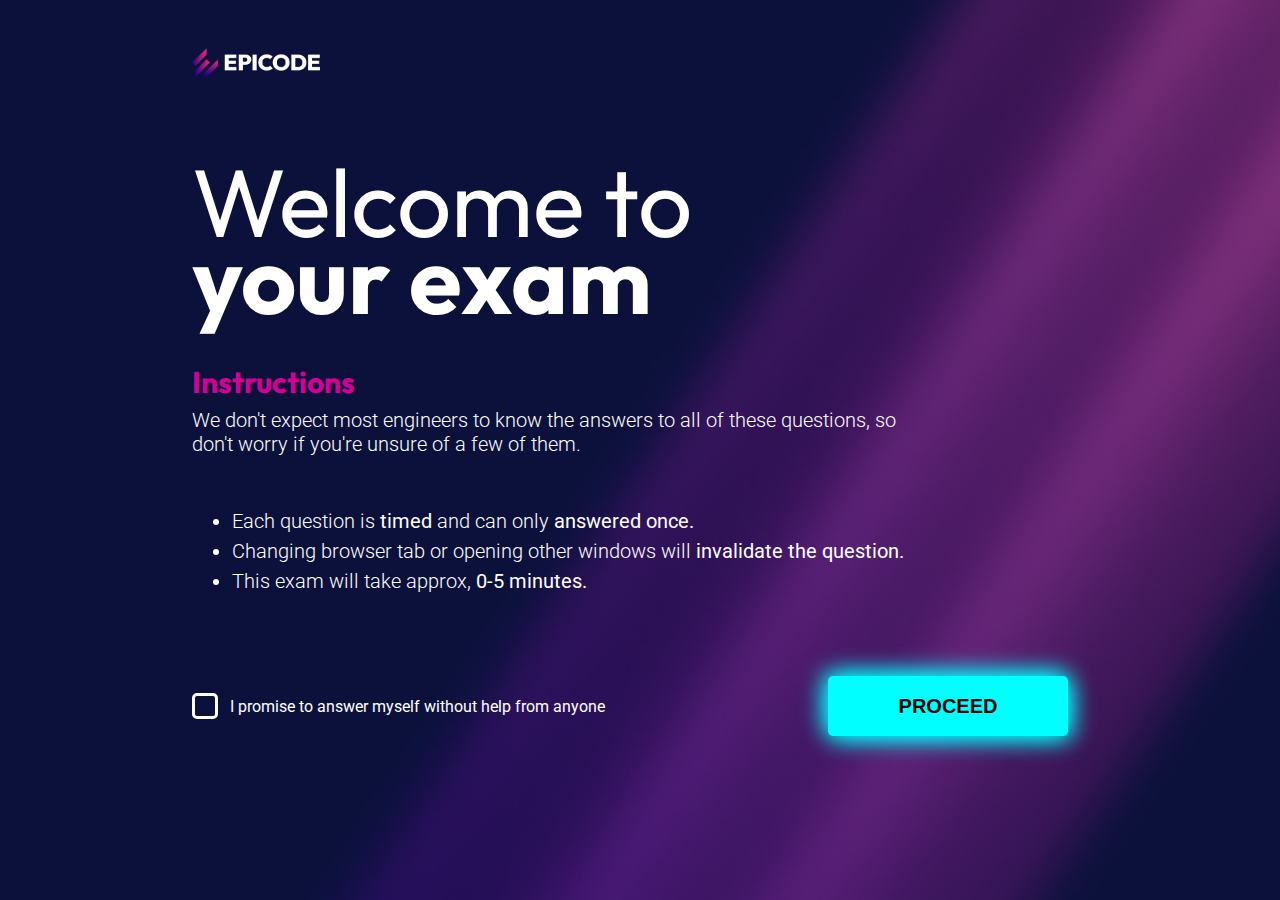
<file: index.html>
<!DOCTYPE html>
<html lang="en">

<head>
    <meta charset="UTF-8">
    <meta name="viewport" content="width=device-width, initial-scale=1.0">
    <title>Welcome</title>
    <link rel="preconnect" href="https://fonts.googleapis.com">
    <link rel="preconnect" href="https://fonts.gstatic.com" crossorigin>
    <link
        href="https://fonts.googleapis.com/css2?family=Outfit:wght@100..900&family=Roboto:ital,wght@0,100;0,300;0,400;0,500;0,700;0,900;1,100;1,300;1,400;1,500;1,700;1,900&display=swap"
        rel="stylesheet">
    <link rel="icon" href="Assets/Images/icon.jpg">
    <link rel="stylesheet" href="Assets/Css/style.css">
</head>

<body>

    <header id="logo">
        <img src="Assets/Images/epicode_logo.png" alt="Logo Epicode" />
    </header>

    <main>

        <div id="instructions">

            <h1 id="title">Welcome to <br> <b>your exam</b></h1>

            <h2 id="instructionsTitle">Instructions</h2>
            <p id="description">We don't expect most engineers to know the answers to all of these questions, so don't
                worry if you're unsure of a few of them.</p>

            <ul id="instructionList">
                <li>
                    Each question is <b>timed</b> and can only <b>answered once.</b>
                </li>
                <li>
                    Changing browser tab or opening other windows will <b>invalidate the question.</b>
                </li>
                <li>
                    This exam will take approx, <b>0-5 minutes.</b>
                </li>
            </ul>

        </div>

        <div id="proceed">

            <div id="check">

                <label class="check">
                    <input type="checkbox" id="proceedCheck" required>
                    <span class="checkmark"></span> &nbsp; &nbsp;
                    <b>I promise to answer myself without help from anyone</b>
                </label>

            </div>

            <div>
                <button type="button" id="proceedButton" class="btnBlue">PROCEED</button>
            </div>

        </div>

        <p id="errorProceded">Check this field for continue exame</p>

    </main>

    <footer class="footers">

    </footer>

    <script src="Assets/Js/script.js"></script>
</body>

</html>
</file>
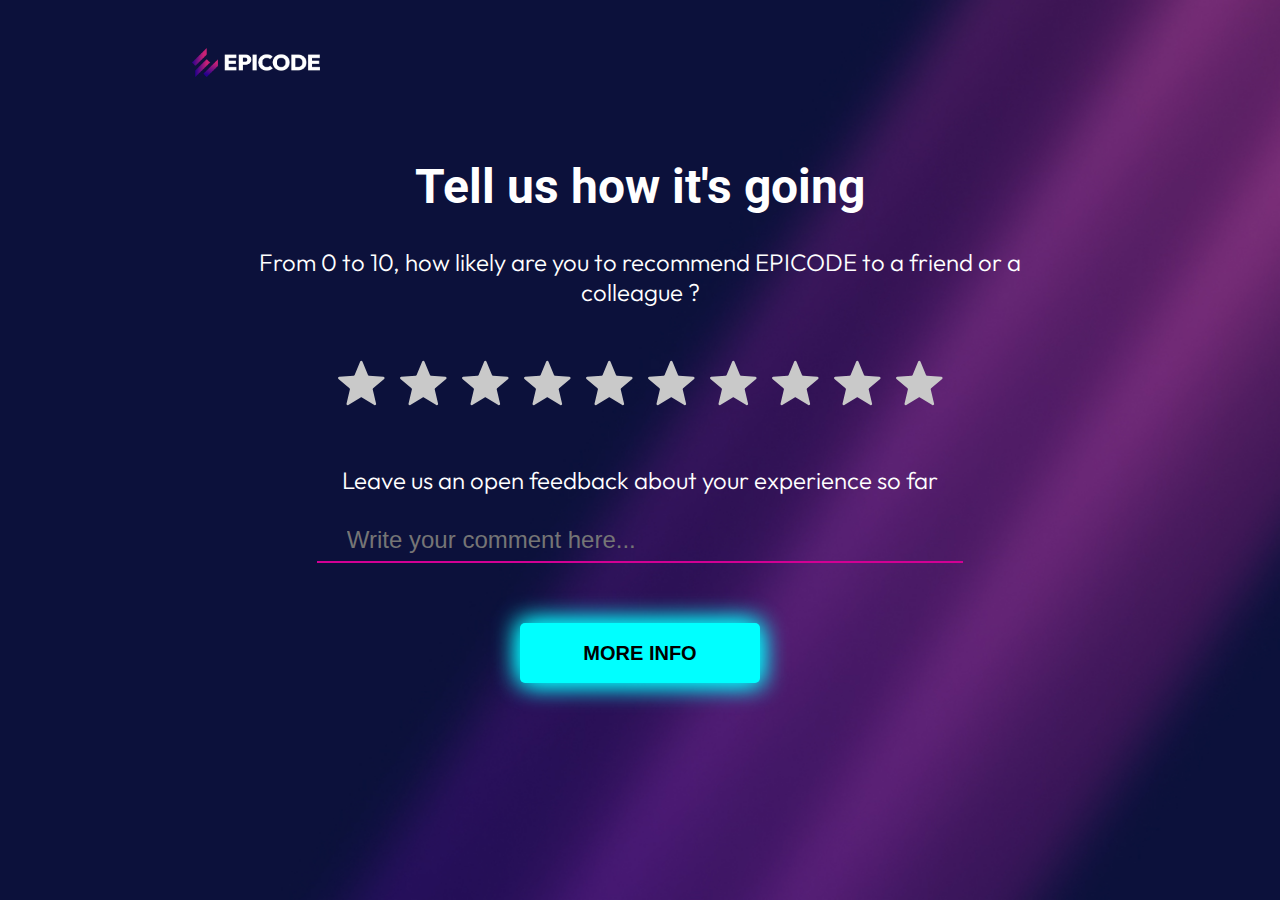
<file: feedback.html>
<!DOCTYPE html>
<html lang="en">

<head>
    <meta charset="UTF-8">
    <meta name="viewport" content="width=device-width, initial-scale=1.0">
    <title>Feedback</title>
    <link rel="preconnect" href="https://fonts.googleapis.com">
    <link rel="preconnect" href="https://fonts.gstatic.com" crossorigin>
    <link
        href="https://fonts.googleapis.com/css2?family=Outfit:wght@100..900&family=Roboto:ital,wght@0,100;0,300;0,400;0,500;0,700;0,900;1,100;1,300;1,400;1,500;1,700;1,900&display=swap"
        rel="stylesheet">
    <link rel="icon" href="Assets/Images/icon.jpg">
    <link rel="stylesheet" href="Assets/Css/style.css">
</head>

<body>

    <header id="logo">

        <img src="Assets/Images/epicode_logo.png" alt="Logo Epicode" />

    </header>

    <main id="feedback">

        <h1 id="feedbackTitle">Tell us how it's going</h1>

        <p>From 0 to 10, how likely are you to recommend EPICODE to a friend or a colleague ?</p>

        <div id="stars">
            <img src="Assets/Images/star.svg" alt="Star" class="star">
            <img src="Assets/Images/star.svg" alt="Star" class="star">
            <img src="Assets/Images/star.svg" alt="Star" class="star">
            <img src="Assets/Images/star.svg" alt="Star" class="star">
            <img src="Assets/Images/star.svg" alt="Star" class="star">
            <img src="Assets/Images/star.svg" alt="Star" class="star">
            <img src="Assets/Images/star.svg" alt="Star" class="star">
            <img src="Assets/Images/star.svg" alt="Star" class="star">
            <img src="Assets/Images/star.svg" alt="Star" class="star">
            <img src="Assets/Images/star.svg" alt="Star" class="star">
        </div>

        <p>Leave us an open feedback about your experience so far</p>

        <input type="text" placeholder="Write your comment here..."> <br>

        <button type="button" class="btnBlue" id="info">MORE INFO</button>

    </main>

    <footer class="footers">

    </footer>


    <script src="Assets/Js/feedback.js"></script>
</body>

</html>
</file>
<file: Assets/Css/style.css>
html,
body {
  margin: 0;
  padding: 0;
  box-sizing: border-box;
  background-image: url("../Images/bg.jpg");
  background-size: cover;
  color: white;
  font-family: "Roboto", serif;
  font-weight: 300;
  min-height: 100vh;
}

main,
header {
  width: 70%;
  margin: 0 auto;
}

h1,
h2,
h3 {
  font-family: "Outfit", sans-serif;
}

#logo {
  height: 14vh;
}

#logo img {
  width: 10vw;
  margin: 3em 0;
}

.btnBlue {
  cursor: pointer;
  width: 12em;
  height: 3em;
  font-size: 20px;
  font-weight: bold;
  border: none;
  background-color: #00ffff;
  box-shadow: 3px 3px 1.2em #00ffff, -3px -3px 1.2em #00ffff;
  border-radius: 5px;
}

#proceed,
#check,
.check, #graphic, #myChart {
  display: flex;
  align-items: center;
  align-content: center;
  justify-content: space-between;
}

input[type="checkbox"], .optionContainer input, .visibility  {
  visibility: hidden;
  display: none;
}

/* ----- Welcome page ----- */

#instructions {
  max-width: 1000px;
  min-width: 600px;
  font-size: 20px;
}

#title {
  font-weight: normal;
  font-size: 4.8em;
  line-height: 0.8em;
  margin-top: 0.4em;
}

#instructionsTitle {
  color: #d20094;
  line-height: 1px;
}

#description {
  width: 80%;
}

#instructionList {
  margin: 50px 0;
}

#instructionList li {
  line-height: 1.5em;
}

#proceed {
  margin-top: 5em;
  width: 100%;
}

#check {
  cursor: pointer;
}

.checkmark:hover {
  background-color: gray;
  cursor: pointer;
}

#check input:checked ~ .checkmark {
  width: 25px;
  height: 25px;
  background-color: #d20094;
  border-radius: 5px;
  transform: rotate(90deg);
}

.checkmark {
  display: inline-block;
  width: 20px;
  height: 20px;
  border: 3px solid white;
  border-radius: 5px;
  transition: all 0.4s;
}

#proceed button {
  float: right;
  margin-right: 1em;
}

#errorProceded {
  color: red;
  visibility: hidden;
}

.isDisplay {
  visibility: visible !important;
}

#footer {
  height: 10vh;
}

/* ----- Exam page ----- */

.c-countdown-wrapper {
  width: 8vw;
  height: 11vh;
  word-wrap: normal;
  float: right;
  align-content: center;
  margin-top: 2em;
}

#exam,
.numbersQuestion {
  text-align: center;
}

#exam {
  margin-top: 6em;
}

#question {
  font-size: 3.2em;
  font-weight: normal;
  margin-bottom: 1.5em;
}

.option {
  display: inline-block;
  padding: 26px;
  width: 20em;
  height: 80px;
  margin: 2em 2em;
  border: transparent;
  border-radius: 40px;
  box-shadow: 3px -1px 3px white, -2px -2px 3px white;
  background-color: rgb(255, 255, 255, 10%);
  color: white;
  font-size: 1.3em;
  cursor: pointer;
  box-sizing: border-box;
}

.option:hover {
  background-color: rgb(210, 0, 147, 80%);
}

.optionContainer input:checked ~ div {
  border: 3px solid #d20094;
  border-bottom: 3px;
  box-shadow: 3px -1px 4px #d20094, -2px -2px 4px #d20094;
}

#answerConfirm {
  margin: 2em 0;
  border-radius: 10px;
}

.numbersQuestion {
  margin: 4em 0;
  font-weight: 400;
  font-size: 1.3em;
  letter-spacing: 2px;
}

.colored {
  color: #d20094;
  font-weight: bold;
}

/* ----- Result page ----- */

#results {
  text-align: center;
  margin: 0 auto;
  font-size: 2em;
  font-family: "Outfit", sans-serif;
}

#results h1 {
  margin: 0;
}

#summary {
  margin-top: 0;
  margin-bottom: 20px;
}

#correct,
#wrong {
  line-height: 0;
  width: 3.5em;
}

#correct {
  text-align: left;
}

#wrong {
  text-align: right;
}

#percentageCorrect,
#percentageWrong {
  font-weight: bold;
}

#questionsCorrect,
#questionsWrong {
  font-size: 0.4em;
}

#graphic {
  font-size: 2em;
  
}
#graphic, #resultChart {
  margin: 0 auto;
}

#text {
  color: #00ffff;
  font-size: 0.9em;
}

#result {
  font-weight: bold;
}

.btnResult{
  margin: 2em 1em;
  width: 280px;
  height: 90px;
  background-color: transparent;
  border: 2px solid white;
  color: white;
  font-weight: bold;
  font-size: 0.8em;
  cursor: pointer;
  border-radius: 5px;
}

/* ----- Feedback page ----- */

#feedback {
  text-align: center;
  font-size: 1.5em;
  width: 60%;
  font-family: "Outfit", sans-serif;
}

#feedbackTitle {
  font-size: 2em;
  font-family: "Roboto", serif;
}

#stars {
  margin: 2em 0;
}

.star {
  filter: grayscale(100%);
  cursor: pointer;
  margin: 5px;
}

.star:hover,
.star.hovered {
  filter: grayscale(0%);
  transform: scale(1.2);
}

.star.starSelected {
  filter: grayscale(0%);
}

#feedback input {
  background-color: transparent;
  border: none;
  border-bottom: 2px solid #d20094;
  width: 80%;
  height: 40px;
  font-size: 1em;
  padding-left: 30px;
  color: white;
}

#feedback button {
  margin: 3em 0;
}
</file>
